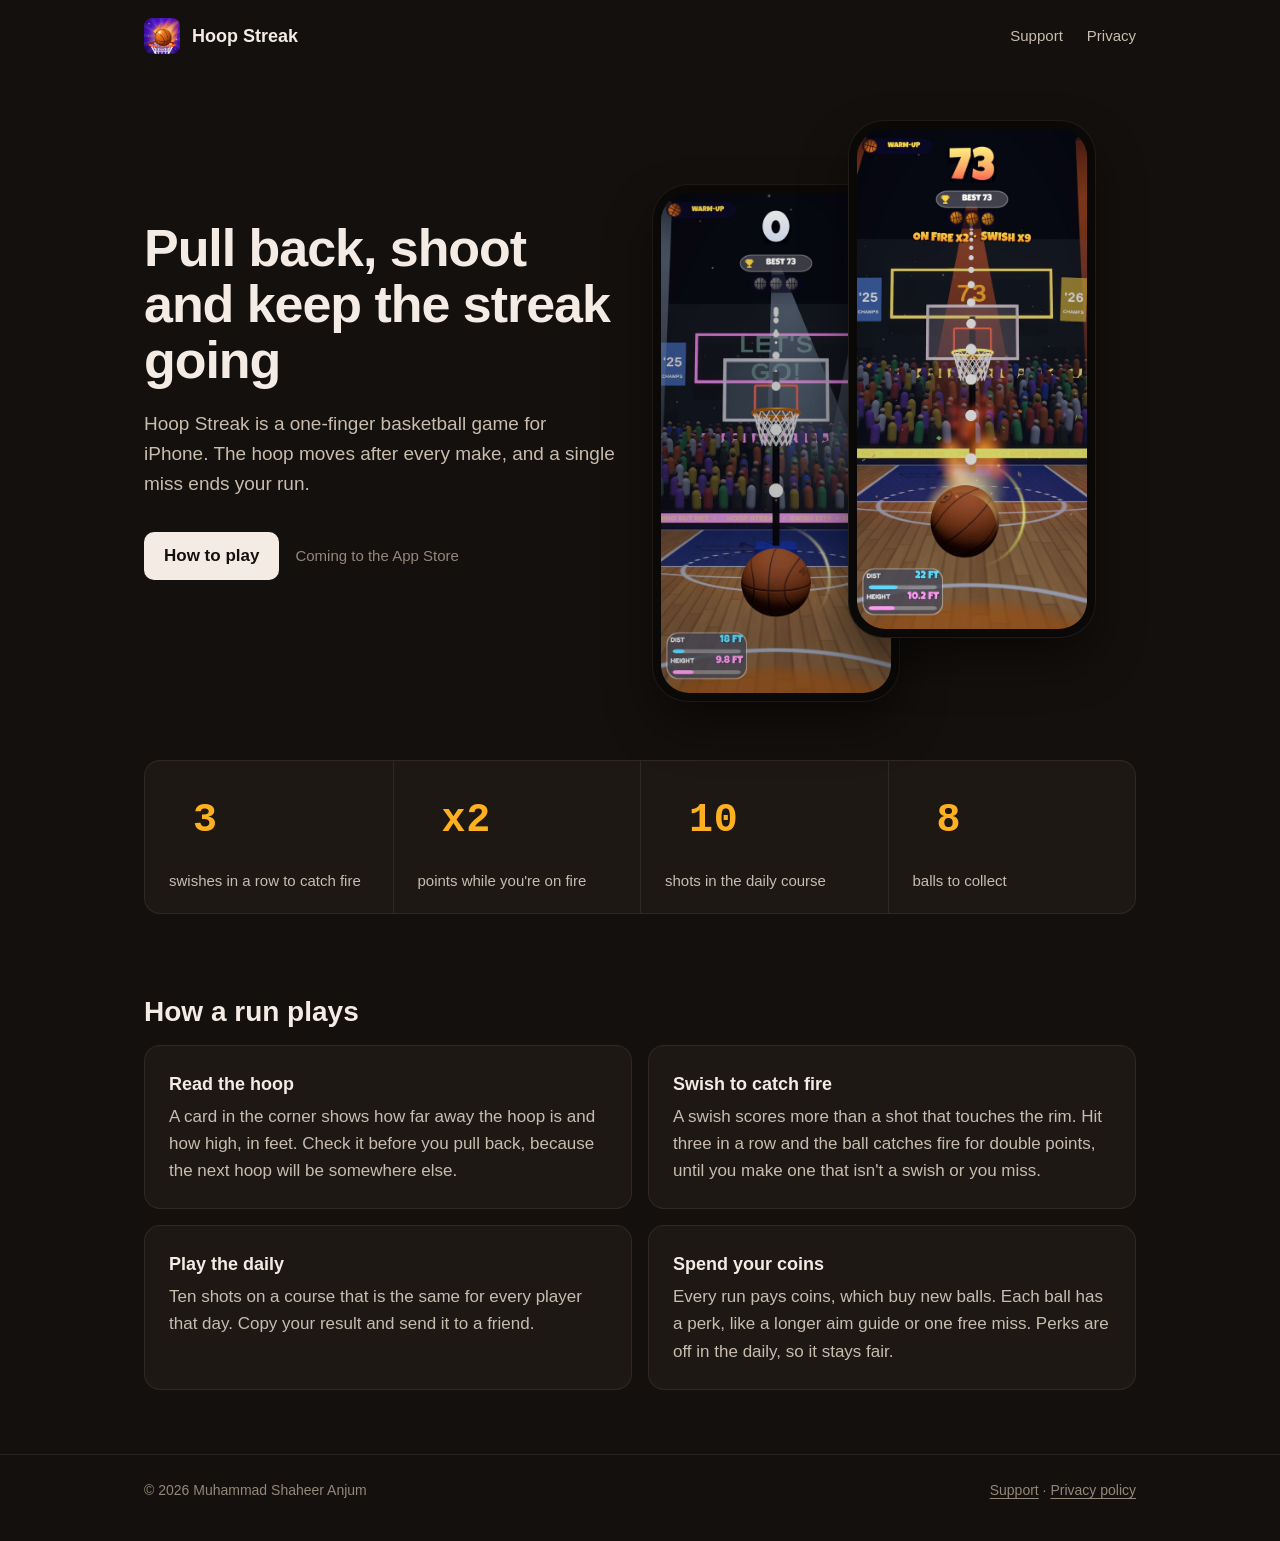
<file: index.html>
<!doctype html>
<html lang="en">
<head>
<meta charset="utf-8">
<meta name="viewport" content="width=device-width, initial-scale=1">
<title>Hoop Streak, a basketball game for iPhone</title>
<meta name="description" content="Pull back, shoot and keep your streak going. Every make moves the hoop and one miss ends the run.">
<meta name="theme-color" content="#14100d">
<link rel="icon" href="icon.png">
<link rel="apple-touch-icon" href="icon.png">
<link rel="stylesheet" href="style.css">
</head>
<body>
<div class="wrap">
  <header class="bar">
    <a class="brand" href="index.html"><img src="icon.png" alt="">Hoop Streak</a>
    <nav aria-label="Site">
      <a href="support.html">Support</a>
      <a href="privacy.html">Privacy</a>
    </nav>
  </header>

  <main>
    <div class="hero">
      <div>
        <h1>Pull back, shoot and keep the streak going</h1>
        <p class="lede">Hoop Streak is a one-finger basketball game for iPhone. The hoop moves after every make, and a single miss ends your run.</p>
        <div class="actions">
          <a class="btn" href="support.html">How to play</a>
          <span class="note">Coming to the App Store</span>
        </div>
      </div>
      <div class="phones" aria-hidden="true">
        <div class="phone back"><img src="shot-aim.jpg" alt="" width="540" height="1173"></div>
        <div class="phone front"><img src="shot-play.jpg" alt="" width="540" height="1173"></div>
      </div>
    </div>

    <div class="board" role="list">
      <div role="listitem"><div class="digits">3</div><span>swishes in a row to catch fire</span></div>
      <div role="listitem"><div class="digits">x2</div><span>points while you're on fire</span></div>
      <div role="listitem"><div class="digits">10</div><span>shots in the daily course</span></div>
      <div role="listitem"><div class="digits">8</div><span>balls to collect</span></div>
    </div>

    <section>
      <h2>How a run plays</h2>
      <div class="cols">
        <div class="card">
          <h3>Read the hoop</h3>
          <p>A card in the corner shows how far away the hoop is and how high, in feet. Check it before you pull back, because the next hoop will be somewhere else.</p>
        </div>
        <div class="card">
          <h3>Swish to catch fire</h3>
          <p>A swish scores more than a shot that touches the rim. Hit three in a row and the ball catches fire for double points, until you make one that isn't a swish or you miss.</p>
        </div>
        <div class="card">
          <h3>Play the daily</h3>
          <p>Ten shots on a course that is the same for every player that day. Copy your result and send it to a friend.</p>
        </div>
        <div class="card">
          <h3>Spend your coins</h3>
          <p>Every run pays coins, which buy new balls. Each ball has a perk, like a longer aim guide or one free miss. Perks are off in the daily, so it stays fair.</p>
        </div>
      </div>
    </section>
  </main>
</div>
<footer>
  <div class="wrap">
    <span>© 2026 Muhammad Shaheer Anjum</span>
    <span><a href="support.html">Support</a> · <a href="privacy.html">Privacy policy</a></span>
  </div>
</footer>
</body>
</html>
</file>
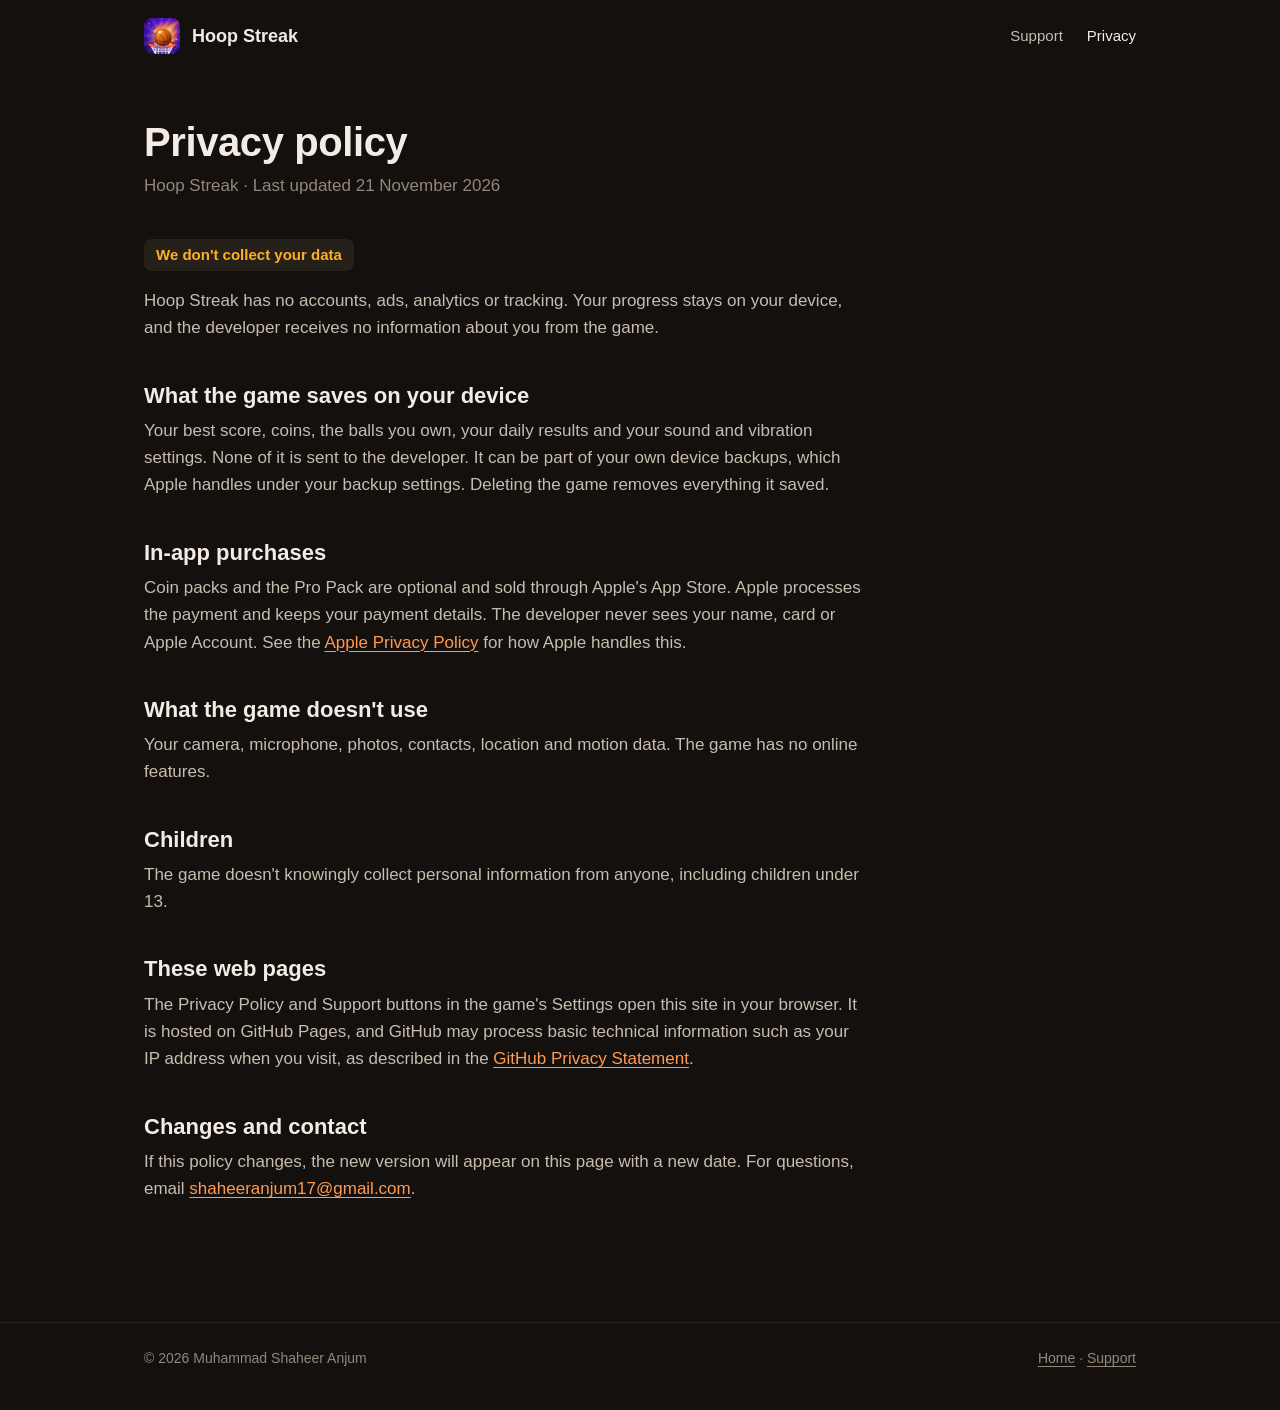
<file: privacy.html>
<!doctype html>
<html lang="en">
<head>
<meta charset="utf-8">
<meta name="viewport" content="width=device-width, initial-scale=1">
<title>Privacy policy · Hoop Streak</title>
<meta name="theme-color" content="#14100d">
<link rel="icon" href="icon.png">
<link rel="stylesheet" href="style.css">
</head>
<body>
<div class="wrap">
  <header class="bar">
    <a class="brand" href="index.html"><img src="icon.png" alt="">Hoop Streak</a>
    <nav aria-label="Site">
      <a href="support.html">Support</a>
      <a href="privacy.html" aria-current="page">Privacy</a>
    </nav>
  </header>

  <main class="doc">
    <h1>Privacy policy</h1>
    <p class="meta">Hoop Streak · Last updated 21 November 2026</p>

    <section>
      <span class="tag">We don't collect your data</span>
      <p>Hoop Streak has no accounts, ads, analytics or tracking. Your progress stays on your device, and the developer receives no information about you from the game.</p>
    </section>

    <section>
      <h2>What the game saves on your device</h2>
      <p>Your best score, coins, the balls you own, your daily results and your sound and vibration settings. None of it is sent to the developer. It can be part of your own device backups, which Apple handles under your backup settings. Deleting the game removes everything it saved.</p>
    </section>

    <section>
      <h2>In-app purchases</h2>
      <p>Coin packs and the Pro Pack are optional and sold through Apple's App Store. Apple processes the payment and keeps your payment details. The developer never sees your name, card or Apple Account. See the <a href="https://www.apple.com/legal/privacy/">Apple Privacy Policy</a> for how Apple handles this.</p>
    </section>

    <section>
      <h2>What the game doesn't use</h2>
      <p>Your camera, microphone, photos, contacts, location and motion data. The game has no online features.</p>
    </section>

    <section>
      <h2>Children</h2>
      <p>The game doesn't knowingly collect personal information from anyone, including children under 13.</p>
    </section>

    <section>
      <h2>These web pages</h2>
      <p>The Privacy Policy and Support buttons in the game's Settings open this site in your browser. It is hosted on GitHub Pages, and GitHub may process basic technical information such as your IP address when you visit, as described in the <a href="https://docs.github.com/en/site-policy/privacy-policies/github-general-privacy-statement">GitHub Privacy Statement</a>.</p>
    </section>

    <section>
      <h2>Changes and contact</h2>
      <p>If this policy changes, the new version will appear on this page with a new date. For questions, email <a href="mailto:shaheeranjum17@gmail.com?subject=Hoop%20Streak%20privacy">shaheeranjum17@gmail.com</a>.</p>
    </section>
  </main>
</div>
<footer>
  <div class="wrap">
    <span>© 2026 Muhammad Shaheer Anjum</span>
    <span><a href="index.html">Home</a> · <a href="support.html">Support</a></span>
  </div>
</footer>
</body>
</html>
</file>
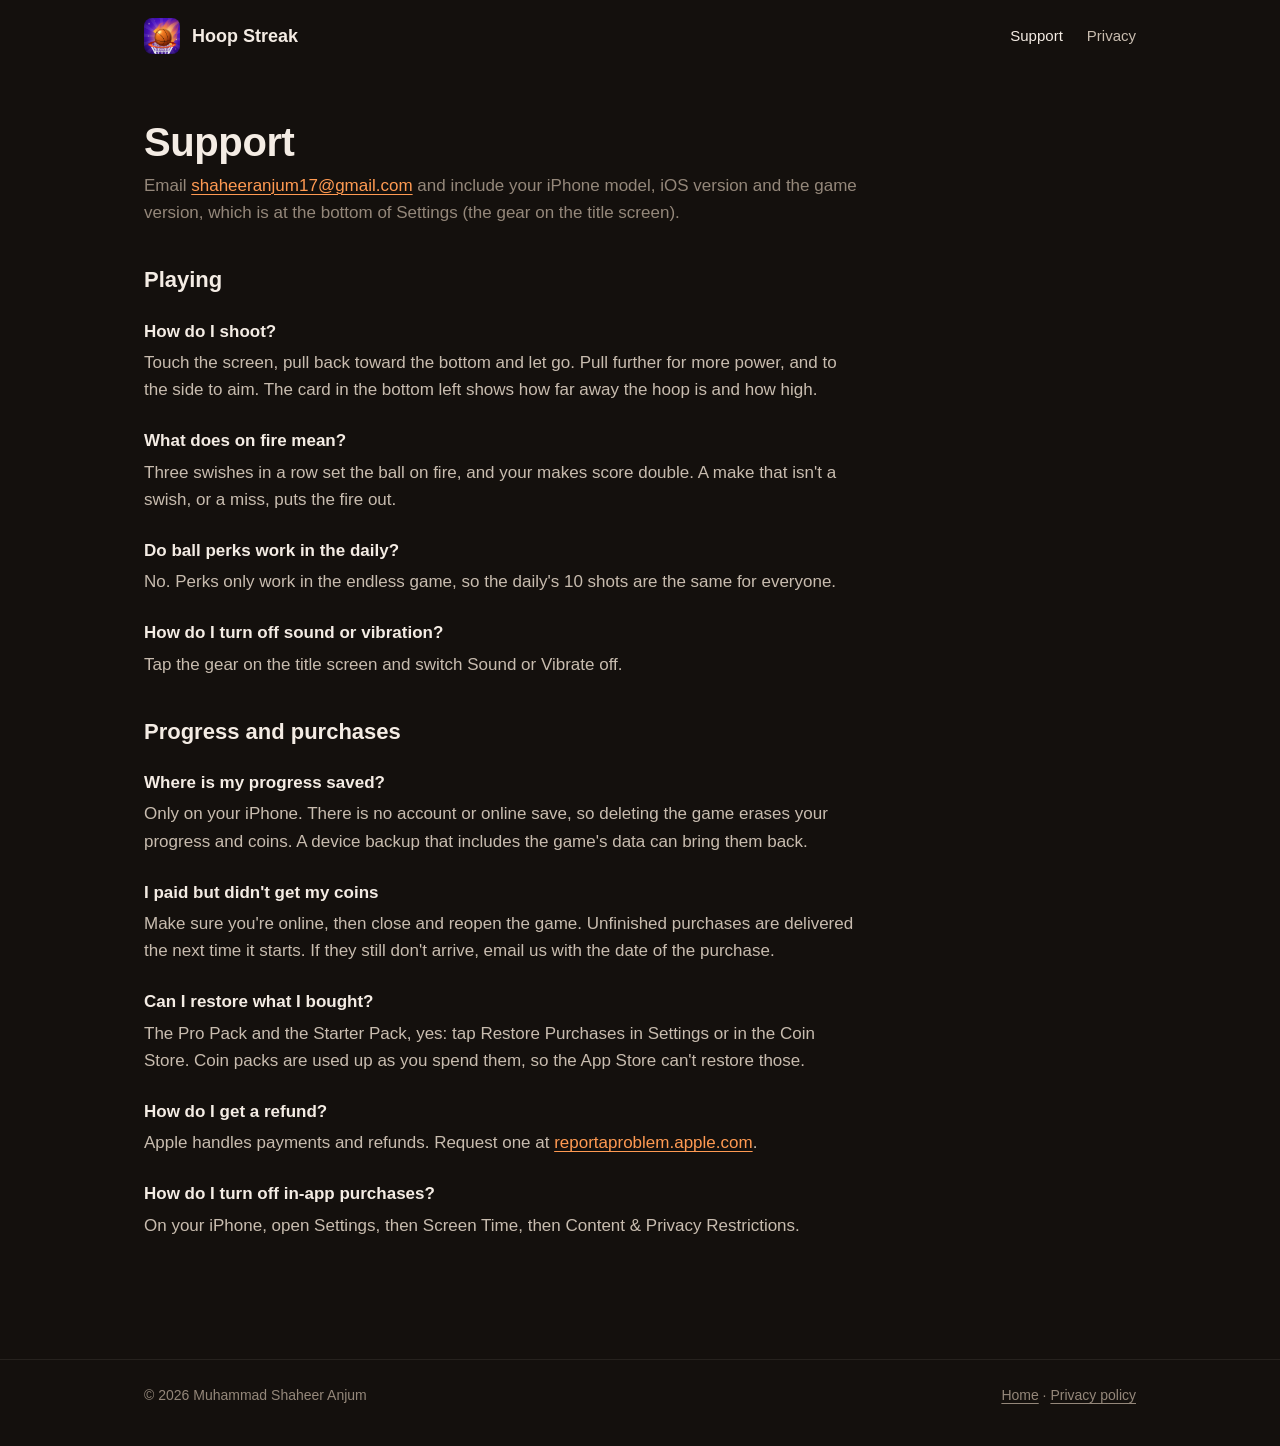
<file: support.html>
<!doctype html>
<html lang="en">
<head>
<meta charset="utf-8">
<meta name="viewport" content="width=device-width, initial-scale=1">
<title>Support · Hoop Streak</title>
<meta name="theme-color" content="#14100d">
<link rel="icon" href="icon.png">
<link rel="stylesheet" href="style.css">
</head>
<body>
<div class="wrap">
  <header class="bar">
    <a class="brand" href="index.html"><img src="icon.png" alt="">Hoop Streak</a>
    <nav aria-label="Site">
      <a href="support.html" aria-current="page">Support</a>
      <a href="privacy.html">Privacy</a>
    </nav>
  </header>

  <main class="doc">
    <h1>Support</h1>
    <p class="meta">Email <a href="mailto:shaheeranjum17@gmail.com?subject=Hoop%20Streak%20support">shaheeranjum17@gmail.com</a> and include your iPhone model, iOS version and the game version, which is at the bottom of Settings (the gear on the title screen).</p>

    <section>
      <h2>Playing</h2>
      <dl>
        <dt>How do I shoot?</dt>
        <dd>Touch the screen, pull back toward the bottom and let go. Pull further for more power, and to the side to aim. The card in the bottom left shows how far away the hoop is and how high.</dd>
        <dt>What does on fire mean?</dt>
        <dd>Three swishes in a row set the ball on fire, and your makes score double. A make that isn't a swish, or a miss, puts the fire out.</dd>
        <dt>Do ball perks work in the daily?</dt>
        <dd>No. Perks only work in the endless game, so the daily's 10 shots are the same for everyone.</dd>
        <dt>How do I turn off sound or vibration?</dt>
        <dd>Tap the gear on the title screen and switch Sound or Vibrate off.</dd>
      </dl>
    </section>

    <section>
      <h2>Progress and purchases</h2>
      <dl>
        <dt>Where is my progress saved?</dt>
        <dd>Only on your iPhone. There is no account or online save, so deleting the game erases your progress and coins. A device backup that includes the game's data can bring them back.</dd>
        <dt>I paid but didn't get my coins</dt>
        <dd>Make sure you're online, then close and reopen the game. Unfinished purchases are delivered the next time it starts. If they still don't arrive, email us with the date of the purchase.</dd>
        <dt>Can I restore what I bought?</dt>
        <dd>The Pro Pack and the Starter Pack, yes: tap Restore Purchases in Settings or in the Coin Store. Coin packs are used up as you spend them, so the App Store can't restore those.</dd>
        <dt>How do I get a refund?</dt>
        <dd>Apple handles payments and refunds. Request one at <a href="https://reportaproblem.apple.com">reportaproblem.apple.com</a>.</dd>
        <dt>How do I turn off in-app purchases?</dt>
        <dd>On your iPhone, open Settings, then Screen Time, then Content &amp; Privacy Restrictions.</dd>
      </dl>
    </section>
  </main>
</div>
<footer>
  <div class="wrap">
    <span>© 2026 Muhammad Shaheer Anjum</span>
    <span><a href="index.html">Home</a> · <a href="privacy.html">Privacy policy</a></span>
  </div>
</footer>
</body>
</html>
</file>
<file: style.css>
/* Hoop Streak site. Direction: an indoor arena after dark. Warm ink neutrals, one orange accent (the ball),
   amber scoreboard digits as the signature. Spacing on a 4px grid. */
:root {
  --bg: #14100d;
  --surface: #1d1814;
  --raised: #26201b;
  --line: rgba(244, 236, 228, 0.08);
  --text: #f4ece4;
  --text-2: #c8bcaf;
  --muted: #94877a;
  --accent: #ff7a1f;
  --accent-ink: #ff9a52;
  --led: #ffb020;
  --radius-card: 16px;
  --radius-ctl: 10px;
  --ease: cubic-bezier(0.2, 0.7, 0.2, 1);
  color-scheme: dark;
}

* { box-sizing: border-box; }
html { -webkit-text-size-adjust: 100%; }
body {
  margin: 0;
  background: var(--bg);
  color: var(--text);
  font: 400 17px/1.6 ui-rounded, "SF Pro Rounded", -apple-system, BlinkMacSystemFont, "Segoe UI", Roboto, sans-serif;
}

a { color: var(--accent-ink); text-decoration-thickness: 1px; text-underline-offset: 3px; transition: color 150ms var(--ease); }
a:hover { color: var(--text); }
a:focus-visible, .btn:focus-visible { outline: 2px solid var(--accent); outline-offset: 3px; border-radius: 4px; }

.wrap { max-width: 1040px; margin: 0 auto; padding: 0 24px; }

/* top bar */
.bar { display: flex; align-items: center; justify-content: space-between; height: 72px; }
.brand { display: flex; align-items: center; gap: 12px; color: var(--text); text-decoration: none; font-weight: 600; font-size: 18px; }
.brand img { width: 36px; height: 36px; border-radius: 8px; }
.bar nav { display: flex; gap: 24px; }
.bar nav a { color: var(--text-2); text-decoration: none; font-size: 15px; font-weight: 500; min-height: 44px; display: inline-flex; align-items: center; }
.bar nav a:hover, .bar nav a[aria-current="page"] { color: var(--text); }

/* hero: text on the left, the game on the right */
.hero { display: grid; grid-template-columns: 1fr 1fr; gap: 48px; align-items: center; padding: 48px 0 80px; }
.hero h1 { font-size: 52px; line-height: 1.08; font-weight: 600; letter-spacing: -0.02em; margin: 0 0 20px; }
.hero p.lede { font-size: 19px; color: var(--text-2); margin: 0 0 32px; max-width: 30em; }
.actions { display: flex; flex-wrap: wrap; align-items: center; gap: 16px; }
.btn { display: inline-flex; align-items: center; gap: 8px; min-height: 48px; padding: 0 20px; border-radius: var(--radius-ctl);
  background: var(--text); color: var(--bg); font-weight: 600; text-decoration: none; transition: background-color 150ms var(--ease), transform 100ms var(--ease); }
.btn:hover { background: #fff; color: var(--bg); }
.btn:active { transform: scale(0.98); }
.note { color: var(--muted); font-size: 15px; }

.phones { position: relative; height: 560px; }
.phone { position: absolute; width: 248px; border-radius: 36px; padding: 8px; background: #0b0908; border: 1px solid var(--line);
  box-shadow: 0 24px 48px rgba(0, 0, 0, 0.45); }
.phone img { display: block; width: 100%; height: auto; border-radius: 28px; }
.phone.front { right: 40px; top: 0; z-index: 2; }
.phone.back { right: 236px; top: 64px; opacity: 0.9; }

/* scoreboard strip: the game's real numbers */
.board { display: grid; grid-template-columns: repeat(4, 1fr); border: 1px solid var(--line); border-radius: var(--radius-card); background: var(--surface); margin: 0 0 80px; }
.board div { padding: 20px 24px; }
.board div + div { border-left: 1px solid var(--line); }
.digits { font: 600 40px/1 ui-monospace, "SF Mono", Menlo, monospace; color: var(--led); font-variant-numeric: tabular-nums; letter-spacing: 0.02em; }
.board span { display: block; margin-top: 8px; color: var(--text-2); font-size: 15px; }

/* content */
section { margin: 0 0 64px; }
h2 { font-size: 28px; line-height: 1.25; font-weight: 600; margin: 0 0 16px; }
h3 { font-size: 18px; font-weight: 600; margin: 0 0 4px; }
p { margin: 0 0 16px; }
.cols { display: grid; grid-template-columns: repeat(2, 1fr); gap: 16px; }
.card { background: var(--surface); border: 1px solid var(--line); border-radius: var(--radius-card); padding: 24px; }
.card p { color: var(--text-2); margin: 0; }

/* document pages */
.doc { max-width: 720px; padding: 48px 0 80px; }
.doc h1 { font-size: 40px; line-height: 1.1; font-weight: 600; letter-spacing: -0.01em; margin: 0 0 8px; }
.doc .meta { color: var(--muted); margin: 0 0 40px; }
.doc section { margin: 0 0 40px; }
.doc h2 { font-size: 22px; margin: 0 0 8px; }
.doc p { color: var(--text-2); }
.doc dt { font-weight: 600; color: var(--text); margin: 24px 0 4px; }
.doc dd { margin: 0; color: var(--text-2); }
.tag { display: inline-block; padding: 4px 12px; border-radius: 8px; background: var(--raised); color: var(--led); font-weight: 600; font-size: 15px; margin: 0 0 16px; }

footer { border-top: 1px solid var(--line); padding: 24px 0 40px; color: var(--muted); font-size: 14px; }
footer .wrap { display: flex; justify-content: space-between; gap: 16px; flex-wrap: wrap; }
footer a { color: var(--muted); }

@media (max-width: 800px) {
  .hero { grid-template-columns: 1fr; gap: 40px; padding: 24px 0 56px; }
  .hero h1 { font-size: 36px; }
  .phones { height: 440px; }
  .phone { width: 196px; border-radius: 30px; }
  .phone img { border-radius: 23px; }
  .phone.front { right: auto; left: 50%; transform: translateX(-8%); }
  .phone.back { right: auto; left: 50%; transform: translateX(-92%); top: 48px; }
  .board { grid-template-columns: repeat(2, 1fr); }
  .board div:nth-child(3) { border-left: 0; }
  .board div:nth-child(n+3) { border-top: 1px solid var(--line); }
  .cols { grid-template-columns: 1fr; }
  .bar nav { gap: 16px; }
}

@media (prefers-reduced-motion: reduce) { * { transition: none !important; } }
</file>
